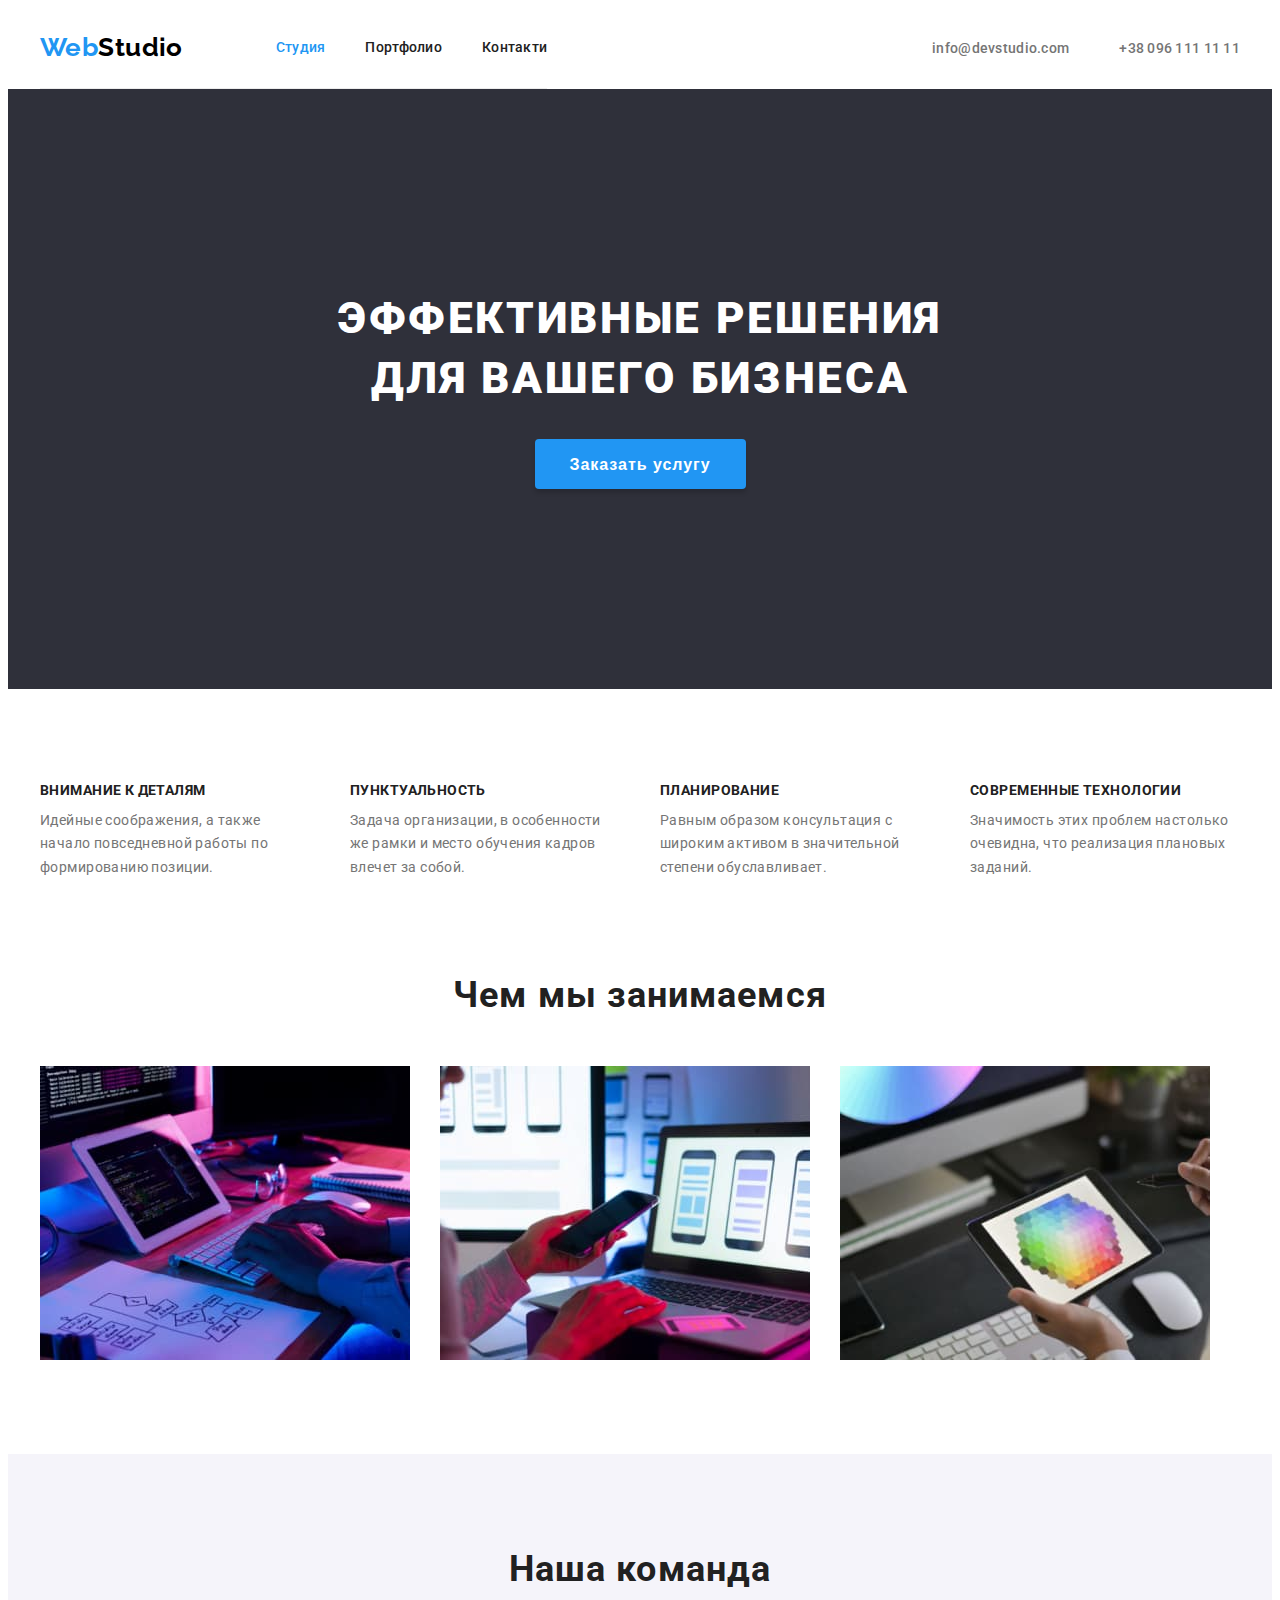
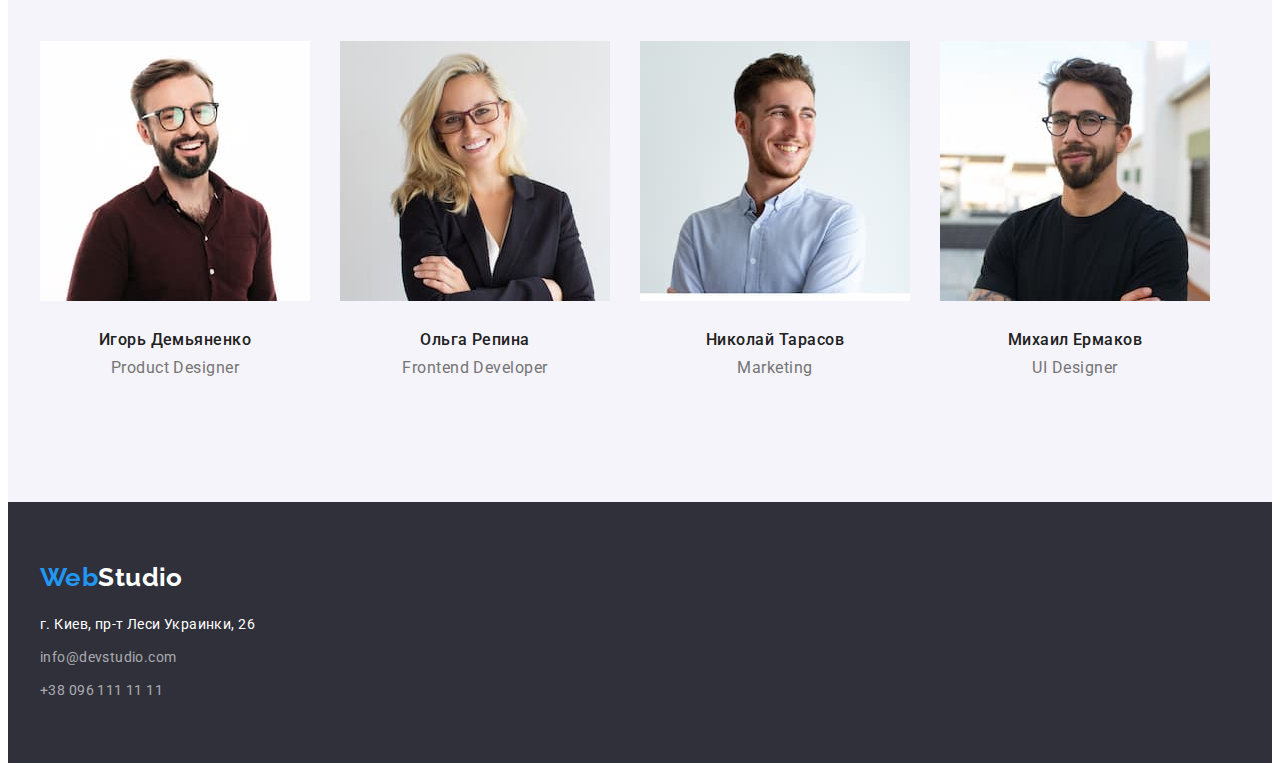
<file: index.html>
<!DOCTYPE html>
<html lang="ru">
  <head>
    <meta charset="UTF-8" />
    <meta http-equiv="X-UA-Compatible" content="IE=edge" />
    <meta name="viewport" content="width=, initial-scale=1.0" />
    <title>Студия</title>
    <link
      href="https://fonts.googleapis.com/css2?family=Raleway:wght@700&family=Roboto:wght@400;500;700;900&display=swap"
      rel="stylesheet"
    />
    <link
      rel="stylesheet"
      href="https://cdnjs.cloudflare.com/ajax/libs/modern-normalize/1.1.0/modern-normalize.min.css"
      integrity="sha512-wpPYUAdjBVSE4KJnH1VR1HeZfpl1ub8YT/NKx4PuQ5NmX2tKuGu6U/JRp5y+Y8XG2tV+wKQpNHVUX03MfMFn9Q=="
      crossorigin="anonymous"
      referrerpolicy="no-referrer"
    />
    <link rel="stylesheet" href="./css/styles.css" />
  </head>
  <body>
    <!--навігація сайту-->
    <header>
      <div class="container main-nav">
        <nav class="header">
          <a href="/" class="logo">Web<span class="logo-dark">Studio</span> </a>
          <ul class="site-nav list">
            <li class="item">
              <a href="./index.html" class="link current">Студия</a>
            </li>
            <li class="item">
              <a href="./portfolio.html" class="link">Портфолио</a>
            </li>
            <li class="item"><a href="#" class="link">Контакти</a></li>
          </ul>
        </nav>

        <ul class="contacts list">
          <li class="item">
            <a href="mailto:info@devstudio.com" class="link"
              >info@devstudio.com</a
            >
          </li>
          <li class="item">
            <a href="tel:+380961111111" class="link">+38 096 111 11 11</a>
          </li>
        </ul>
      </div>
    </header>

    <!--main-->

    <main>
      <section class="hero">
        <div class="container">
          <h1 class="hero-title">Эффективные решения для вашего бизнеса</h1>
          <button type="button" class="btn">Заказать услугу</button>
        </div>
      </section>

      <section class="section">
        <div class="container">
          <h2 class="section-title visually-hidden">Особенности</h2>
          <ul class="preference list">
            <li>
              <h3 class="preference-title">Внимание к деталям</h3>
              <p class="preference-item">
                Идейные соображения, а также начало повседневной работы по
                формированию позиции.
              </p>
            </li>
            <li>
              <h3 class="preference-title">Пунктуальность</h3>
              <p class="preference-item">
                Задача организации, в особенности же рамки и место обучения
                кадров влечет за собой.
              </p>
            </li>
            <li>
              <h3 class="preference-title">Планирование</h3>
              <p class="preference-item">
                Равным образом консультация с широким активом в значительной
                степени обуславливает.
              </p>
            </li>
            <li>
              <h3 class="preference-title">Современные технологии</h3>
              <p class="preference-item">
                Значимость этих проблем настолько очевидна, что реализация
                плановых заданий.
              </p>
            </li>
          </ul>
        </div>
      </section>

      <!--возможности-->

      <section class="section no-padding">
        <div class="container">
          <h2 class="section-title">Чем мы занимаемся</h2>

          <ul class="work list">
            <li class="work-item">
              <img
                src="./images/img-1.jpg"
                alt="разработка для ПК"
                width="370"
              />
            </li>
            <li class="work-item">
              <img
                src="./images/img-2.jpg"
                alt="разработка мобильньіх приложений"
                width="370"
              />
            </li>
            <li>
              <img
                src="./images/img-3.jpg"
                alt="работа с планшетом"
                width="370"
              />
            </li>
          </ul>
        </div>
      </section>

      <!--команда-->

      <section class="section team-section">
        <div class="container">
          <h2 class="section-title">Наша команда</h2>
          <ul class="team list">
            <li class="teacher">
              <img
                src="./images/img-4.jpg"
                alt="фото Игоря Демьяненко"
                width="270"
              />
              <div class="team-text">
                <h3 class="team-title">Игорь Демьяненко</h3>
                <p class="team-item">Product Designer</p>
              </div>
            </li>
            <li class="teacher">
              <img
                src="./images/img-5.jpg"
                alt="фото Ольги Репиной"
                width="270"
              />
              <div class="team-text">
                <h3 class="team-title">Ольга Репина</h3>
                <p class="team-item">Frontend Developer</p>
              </div>
            </li>
            <li class="teacher">
              <img
                src="./images/img-6.jpg"
                alt="фото Николая Тарасова"
                width="270"
              />
              <div class="team-text">
                <h3 class="team-title">Николай Тарасов</h3>
                <p class="team-item">Marketing</p>
              </div>
            </li>
            <li class="teacher">
              <img
                src="./images/img-7.jpg"
                alt="фото Михаила Ермакова"
                width="270"
              />
              <div class="team-text">
                <h3 class="team-title">Михаил Ермаков</h3>
                <p class="team-item">UI Designer</p>
              </div>
            </li>
          </ul>
        </div>
      </section>
    </main>

    <!--футер контактні дані-->
    <footer class="footer">
      <div class="container">
        <a href="/" class="logo-footer"
          >Web<span class="logo-light">Studio</span></a
        >
        <address>
          <ul class="list">
            <li class="address-item">
              <a class="map footer-margin" href="">
                г. Киев, пр-т Леси Украинки, 26</a
              >
            </li>
            <li class="address-item">
              <a
                class="link-footer footer-margin"
                href="mailto:info@devstudio.com"
                >info@devstudio.com</a
              >
            </li>
            <li class="address-item">
              <a class="link-footer" href="tel:+380961111111"
                >+38 096 111 11 11</a
              >
            </li>
          </ul>
        </address>
      </div>
    </footer>
  </body>
</html>
</file>
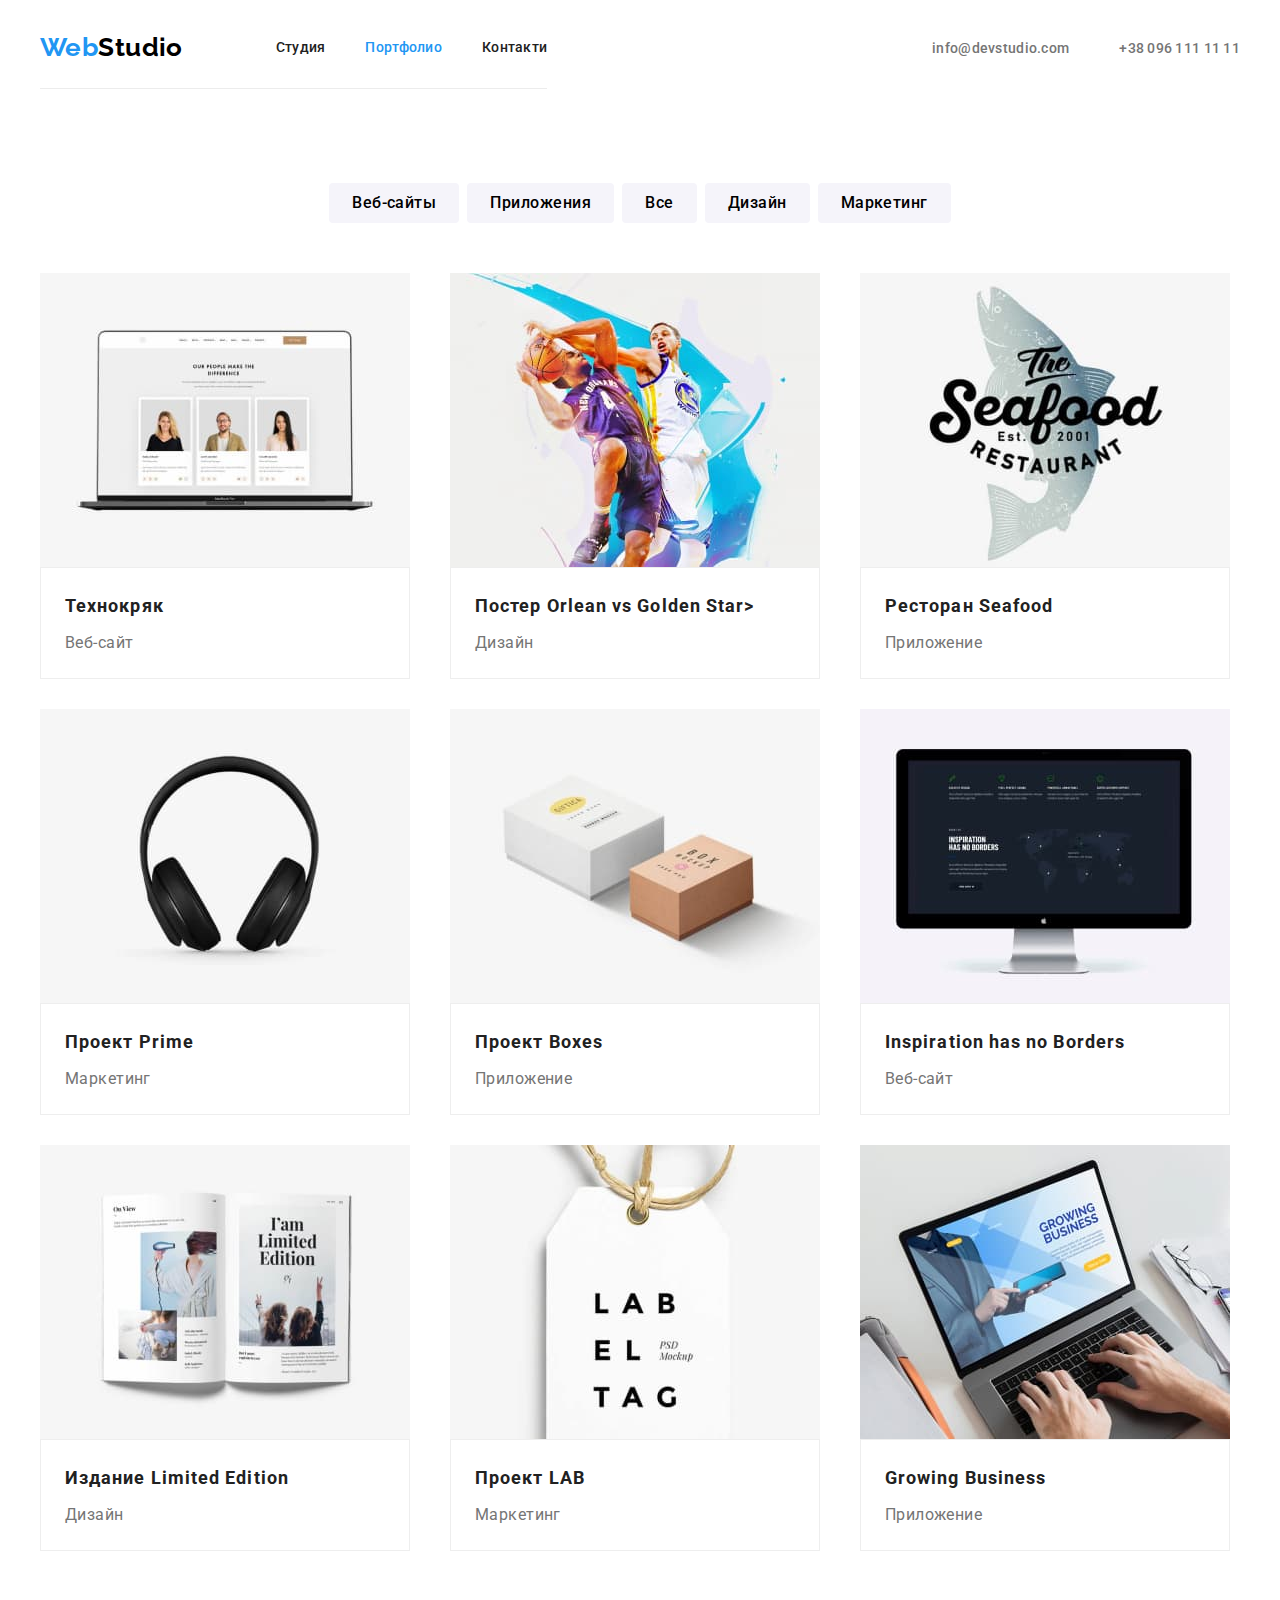
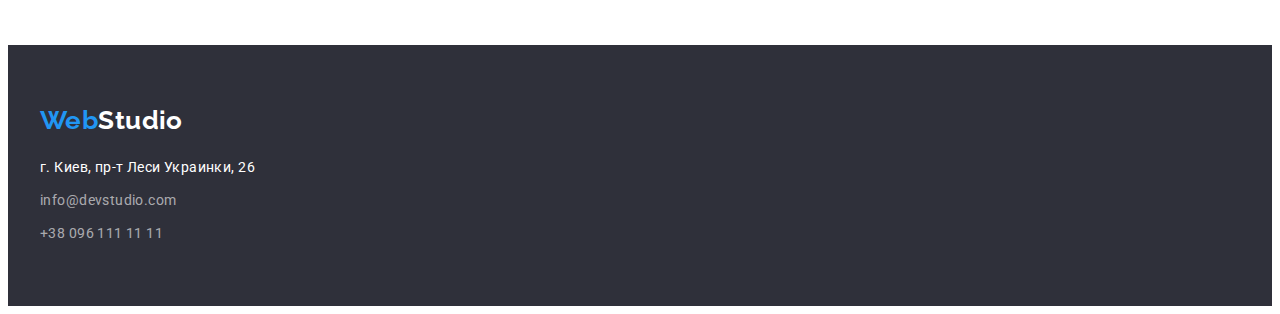
<file: portfolio.html>
<!DOCTYPE html>
<html lang="ru">
  <head>
    <meta charset="UTF-8" />
    <meta http-equiv="X-UA-Compatible" content="IE=edge" />
    <meta name="viewport" content="width=, initial-scale=1.0" />
    <title>Портфоліо</title>
    <link
      href="https://fonts.googleapis.com/css2?family=Raleway:wght@700&family=Roboto:wght@400;500;700;900&display=swap"
      rel="stylesheet"
    />
    <link
      rel="stylesheet"
      href="https://cdnjs.cloudflare.com/ajax/libs/modern-normalize/1.1.0/modern-normalize.min.css"
      integrity="sha512-wpPYUAdjBVSE4KJnH1VR1HeZfpl1ub8YT/NKx4PuQ5NmX2tKuGu6U/JRp5y+Y8XG2tV+wKQpNHVUX03MfMFn9Q=="
      crossorigin="anonymous"
      referrerpolicy="no-referrer"
    />
    <link rel="stylesheet" href="./css/styles.css" />
  </head>

  <body>
    <!--навігація сайту-->

    <header>
      <div class="container main-nav">
        <nav class="header">
          <a href="/" class="logo">Web<span class="logo-dark">Studio</span> </a>
          <ul class="site-nav list">
            <li class="item"><a href="./index.html" class="link">Студия</a></li>
            <li class="item">
              <a href="./portfolio.html" class="link current">Портфолио</a>
            </li>
            <li class="item"><a href="#" class="link">Контакти</a></li>
          </ul>
        </nav>

        <ul class="contacts list">
          <li class="item">
            <a href="mailto:info@devstudio.com" class="link"
              >info@devstudio.com</a
            >
          </li>
          <li class="item">
            <a href="tel:+380961111111" class="link">+38 096 111 11 11</a>
          </li>
        </ul>
      </div>
    </header>

    <main>
      <section class="section">
        <div class="container">
          <h1 class="visually-hidden">Портфолио</h1>
          <ul class="button-list list">
            <li class="button-item">
              <button type="button" class="button">Веб-сайты</button>
            </li>
            <li class="button-item">
              <button type="button" class="button">Приложения</button>
            </li>
            <li class="button-item">
              <button type="button" class="button">Все</button>
            </li>
            <li class="button-item">
              <button type="button" class="button">Дизайн</button>
            </li>
            <li class="button-item">
              <button type="button" class="button">Маркетинг</button>
            </li>
          </ul>

          <ul class="gallery list">
            <li class="card-item">
              <article class="card">
                <a href="">
                  <img src="./images/techno.jpg" alt="Ноутбук" width="370" />
                  <div class="card-text">
                    <h2 class="gallery-title">Технокряк</h2>
                    <p class="gallery-item">Веб-сайт</p>
                  </div>
                </a>
              </article>
            </li>

            <li class="card-item">
              <article class="card">
                <a href=""
                  ><img
                    src="./images/poster.jpg"
                    alt="Парни играют в баскетбол"
                    width="370"
                  />
                  <div class="card-text">
                    <h2 class="gallery-title">
                      Постер<span lang="en"> Orlean vs Golden Star></span>
                    </h2>
                    <p class="gallery-item">Дизайн</p>
                  </div>
                </a>
              </article>
            </li>

            <li class="card-item">
              <article class="card">
                <a href="">
                  <img src="./images/restoran.jpg" alt="Рыбка" width="370" />
                  <div class="card-text">
                    <h2 class="gallery-title">
                      Ресторан <span lang="en"> Seafood </span>
                    </h2>
                    <p class="gallery-item">Приложение</p>
                  </div>
                </a>
              </article>
            </li>

            <li class="card-item">
              <article class="card">
                <a href="">
                  <img src="./images/prime.jpg" alt="Наушники" width="370" />
                  <div class="card-text">
                    <h2 class="gallery-title">
                      Проект <span lang="en"> Prime </span>
                    </h2>
                    <p class="gallery-item">Маркетинг</p>
                  </div>
                </a>
              </article>
            </li>

            <li class="card-item">
              <article class="card">
                <a href="">
                  <img src="./images/boxes.jpg" alt="Коробки" width="370" />
                  <div class="card-text">
                    <h2 class="gallery-title">
                      Проект <span lang="en">Boxes</span>
                    </h2>
                    <p class="gallery-item">Приложение</p>
                  </div>
                </a>
              </article>
            </li>

            <li class="card-item">
              <article class="card">
                <a href="">
                  <img
                    src="./images/inspiration.jpg"
                    alt="Монитор"
                    width="370"
                  />
                  <div class="card-text">
                    <h2 class="gallery-title" lang="en">
                      Inspiration has no Borders
                    </h2>
                    <p class="gallery-item">Веб-сайт</p>
                  </div>
                </a>
              </article>
            </li>

            <li class="card-item">
              <article class="card">
                <a href="">
                  <img src="./images/limited.jpg" alt="Журнал" width="370" />
                  <div class="card-text">
                    <h2 class="gallery-title">
                      Издание <span lang="en">Limited Edition </span>
                    </h2>
                    <p class="gallery-item">Дизайн</p>
                  </div>
                </a>
              </article>
            </li>

            <li class="card-item">
              <article class="card">
                <a href="">
                  <img src="./images/lab.jpg" alt="Этикетка" width="370" />
                  <div class="card-text">
                    <h2 class="gallery-title">
                      Проект <span lang="en">LAB</span>
                    </h2>
                    <p class="gallery-item">Маркетинг</p>
                  </div>
                </a>
              </article>
            </li>

            <li class="card-item">
              <article class="card">
                <a href="">
                  <img src="./images/growing.jpg" alt="Ноутбук" width="370" />
                  <div class="card-text">
                    <h2 class="gallery-title" lang="en">Growing Business</h2>
                    <p class="gallery-item">Приложение</p>
                  </div>
                </a>
              </article>
            </li>
          </ul>
        </div>
      </section>
    </main>

    <!--футер контактні дані-->
    <footer class="footer">
      <div class="container">
        <a href="/" class="logo-footer"
          >Web<span class="logo-light">Studio</span></a
        >
        <address>
          <ul class="list">
            <li class="address-item">
              <a class="map" href=""> г. Киев, пр-т Леси Украинки, 26</a>
            </li>
            <li class="address-item">
              <a class="link-footer" href="mailto:info@devstudio.com"
                >info@devstudio.com</a
              >
            </li>
            <li class="address-item">
              <a class="link-footer" href="tel:+380961111111"
                >+38 096 111 11 11</a
              >
            </li>
          </ul>
        </address>
      </div>
    </footer>
  </body>
</html>
</file>
<file: css/styles.css>
:root {
  --primary-color-text: #757575;
  --color-accent: #2196f3;
  --color-title: #212121;
  --bgc-dark: #2f303a;
  --bgc-light: #f5f4fa;
  --bgc-wight: #ffffff;
  --backdown-tipical: 94px;
  --card-set-gap: 30px;
}

body {
  font-family: "Roboto", sans-serif;
  color: var(--primary-color-text);
  font-size: 14px;
  line-height: 1.71;
  letter-spacing: 0.03em;
}

/*---- утилитьі------*/
.list {
  list-style: none;
  text-decoration: none;
}

a {
  text-decoration: none;
  display: inline-block;
}

h1,
h2,
h3,
li,
p {
  margin: 0;
}

ul {
  margin: 0;
  padding-left: 0;
}

img {
  display: block;
  max-width: 100%;
  height: auto;
}

/*-----header ------ */

.container {
  width: 1200px;
  padding-left: 15px;
  padding-right: 15px;
  margin-left: auto;
  margin-right: auto;
}

.section {
  padding-top: var(--backdown-tipical);
  padding-bottom: var(--backdown-tipical);
}

.logo {
  font-family: "Raleway";
  font-weight: 700;
  font-size: 26px;
  line-height: 1.19;

  padding-top: 24px;
  padding-bottom: 25px;
  margin-right: 93px;

  display: inline-block;

  color: var(--color-accent);
}

.logo-dark {
  color: #000000;
}

.header .link.current {
  color: var(--color-accent);
}

.header {
  display: flex;
  margin-right: auto;
  border-bottom: 1px solid #ececec;
}

.main-nav,
.site-nav {
  display: flex;
  align-items: center;
}

.site-nav .item:not(:last-child) {
  margin-right: 40px;
}

.site-nav .link {
  font-weight: 500;
  font-size: 14px;
  line-height: 1.2;
  letter-spacing: 0.02em;
  color: var(--color-title);
}

.site-nav .link:hover,
.site-nav .link:focus {
  color: var(--color-accent);
}

.contacts {
  display: flex;
}

.contacts .item:not(:last-child) {
  margin-right: 50px;
}

.contacts .link {
  font-weight: 500;
  font-size: 14px;
  line-height: 1.14;
  letter-spacing: 0.02em;

  color: var(--primary-color-text);
}

.contacts .link:hover,
.contacts .link:focus {
  color: var(--color-accent);
}

/*-----HERO------------*/
.hero {
  background-color: var(--bgc-dark);
  text-align: center;
  padding-top: 200px;
  padding-bottom: 200px;
}

.hero-title {
  font-weight: 900;
  font-size: 44px;
  line-height: 1.36;
  letter-spacing: 0.06em;
  text-transform: uppercase;

  width: 696px;
  margin: auto;

  color: #ffffff;
}

.btn {
  background: var(--color-accent);
  border: 1px solid transparent;

  font-weight: 700;
  font-size: 16px;
  line-height: 1.87;
  letter-spacing: 0.06em;

  min-width: 200px;
  height: 50px;
  box-shadow: 0px 4px 4px rgba(0, 0, 0, 0.15);
  border-radius: 4px;
  padding: 10px 34px;
  margin-top: 30px;

  color: #ffffff;
  cursor: pointer;
}

.btn:hover,
.btn:focus {
  background-color: rgb(24, 140, 232);
}

.section-title {
  font-weight: 700;
  font-size: 36px;
  line-height: 1.17;
  letter-spacing: 0.03em;
  text-align: center;
  margin-bottom: 50px;

  color: var(--color-title);
}

.work {
  /* margin-top: 50px; */
  display: flex;
  /* margin-left: -30px;
  margin-top: -30px; */
}

.work-item {
  margin-right: 30px;
}

.visually-hidden {
  position: absolute;
  clip: rect(0 0 0 0);
  width: 1px;
  height: 1px;
  margin: -1px;
  border: 0;
  padding: 0;
}

/*-------- preference -----------*/
.preference {
  padding-left: 0;
  display: flex;
  justify-content: space-between;
}

.no-padding {
  padding-top: calc(-1 * var(--backdown-tipical));
}

.preference-title {
  font-weight: 700;
  font-size: 14px;
  line-height: 1.14;
  text-transform: uppercase;
  padding-bottom: 10px;

  color: var(--color-title);
}

.preference-item {
  max-width: 270px;
}

/*-------- team ------------*/

.team {
  text-align: center;
  display: flex;
}

.team > .teacher:not(:last-child) {
  margin-right: 30px;
  /* flex-basis: calc(100% / 4 - var(--card-set-gap)); */
}

.team-section {
  background-color: #f5f4fa;
}

.team-title {
  font-weight: 500;
  font-size: 16px;
  line-height: 1.18;
  letter-spacing: 0.03em;

  color: var(--color-title);
}

.team-item {
  font-size: 16px;
  line-height: 1.18;
  letter-spacing: 0.03em;

  color: var(--primary-color-text);

  margin-top: 10px;
}

.team-text {
  padding-top: var(--card-set-gap);
  padding-bottom: var(--card-set-gap);
}

/*-------- footer ---------*/

.footer {
  background-color: var(--bgc-dark);
  padding-top: 60px;
  padding-bottom: 60px;
}

.logo-light {
  color: #ffffff;
}

.logo-footer {
  font-family: "Raleway";
  font-weight: 700;
  font-size: 26px;
  line-height: 1.19;

  display: inline-block;
  color: var(--color-accent);
  margin-bottom: 20px;
}

address {
  font-style: normal;
}

.map {
  color: #ffffff;
}

.address-item {
  margin-bottom: 9px;
}

.address-item:last-child {
  margin-bottom: 0;
}

.link-footer {
  color: rgba(255, 255, 255, 0.6);
}

.link-footer:hover,
.link-footer:focus {
  color: #ffffff;
}

/*-------- portfolio ---------*/

.button {
  font-family: "Roboto", sans-serif;
  font-weight: 500;
  font-size: 16px;
  line-height: 1.63;
  letter-spacing: 0.03em;

  border: 1px solid transparent;
  border-radius: 4px;
  min-width: 73px;
  padding: 6px 22px;
  background: #f5f4fa;

  cursor: pointer;
}

.button:hover,
.button:focus {
  background: #2196f3;
  color: #ffffff;
}

.button-item {
  margin-right: 8px;
}

.button-item:last-child {
  margin-right: 0;
}

.button-list {
  display: flex;
  flex-wrap: wrap;
  justify-content: center;
  margin-bottom: 50px;
}

.gallery-title {
  font-weight: 700;
  font-size: 18px;
  line-height: 2;

  letter-spacing: 0.06em;

  color: var(--color-title);
}
.gallery-item {
  font-size: 16px;
  line-height: 1.88;
  margin-top: 4px;

  color: var(--primary-color-text);
}

.gallery {
  padding: 0;
  margin: 0;
  list-style: none;
  margin-top: calc(-1 * var(--card-set-gap));
  margin-right: calc(-1 * var(--card-set-gap));

  display: flex;
  flex-wrap: wrap;
}

.gallery > .card-item {
  margin-right: var(--card-set-gap);
  margin-top: var(--card-set-gap);
  flex-basis: calc(100% / 3 - var(--card-set-gap));
}

/* .card-list:nth-child(3n) {
  margin-right: 0px;
} */

.card-text {
  padding-top: 20px;
  padding-right: 24px;
  padding-bottom: 20px;
  padding-left: 24px;
  border: 1px solid #eeeeee;
}
</file>
